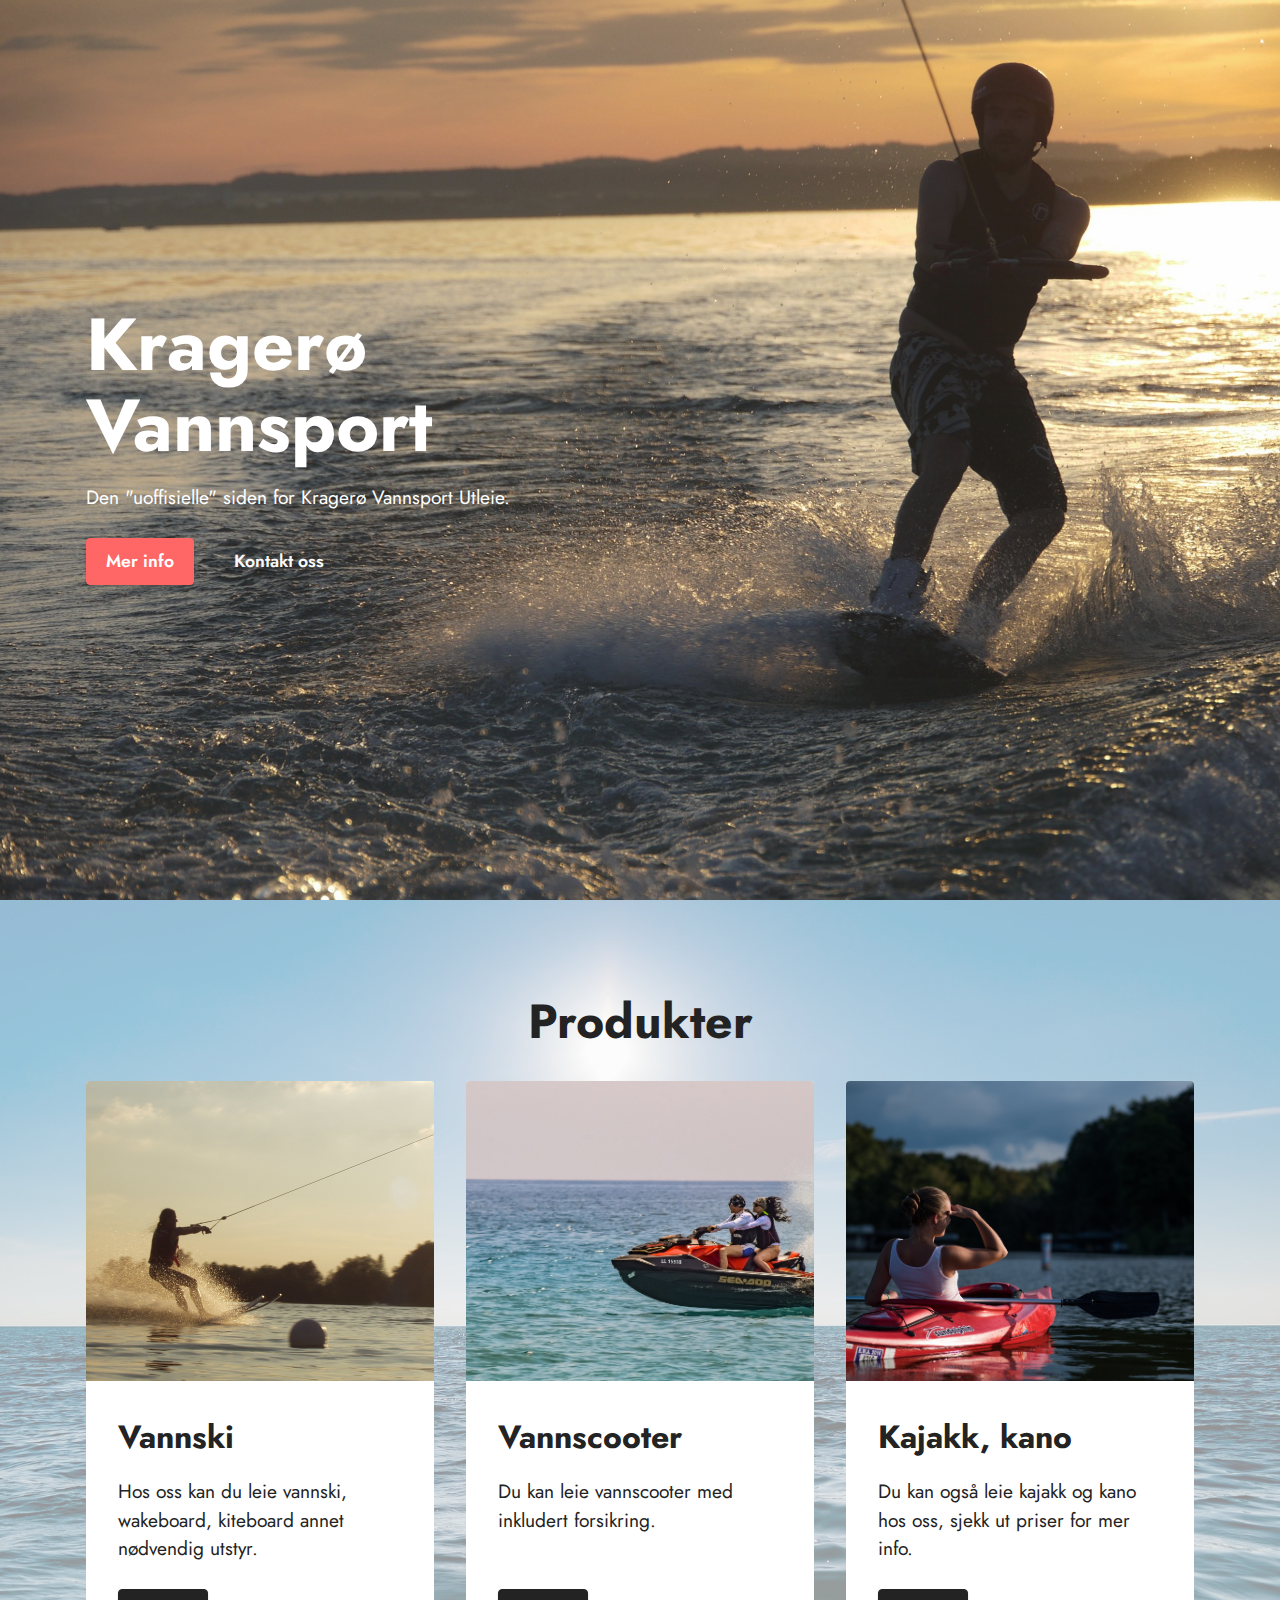
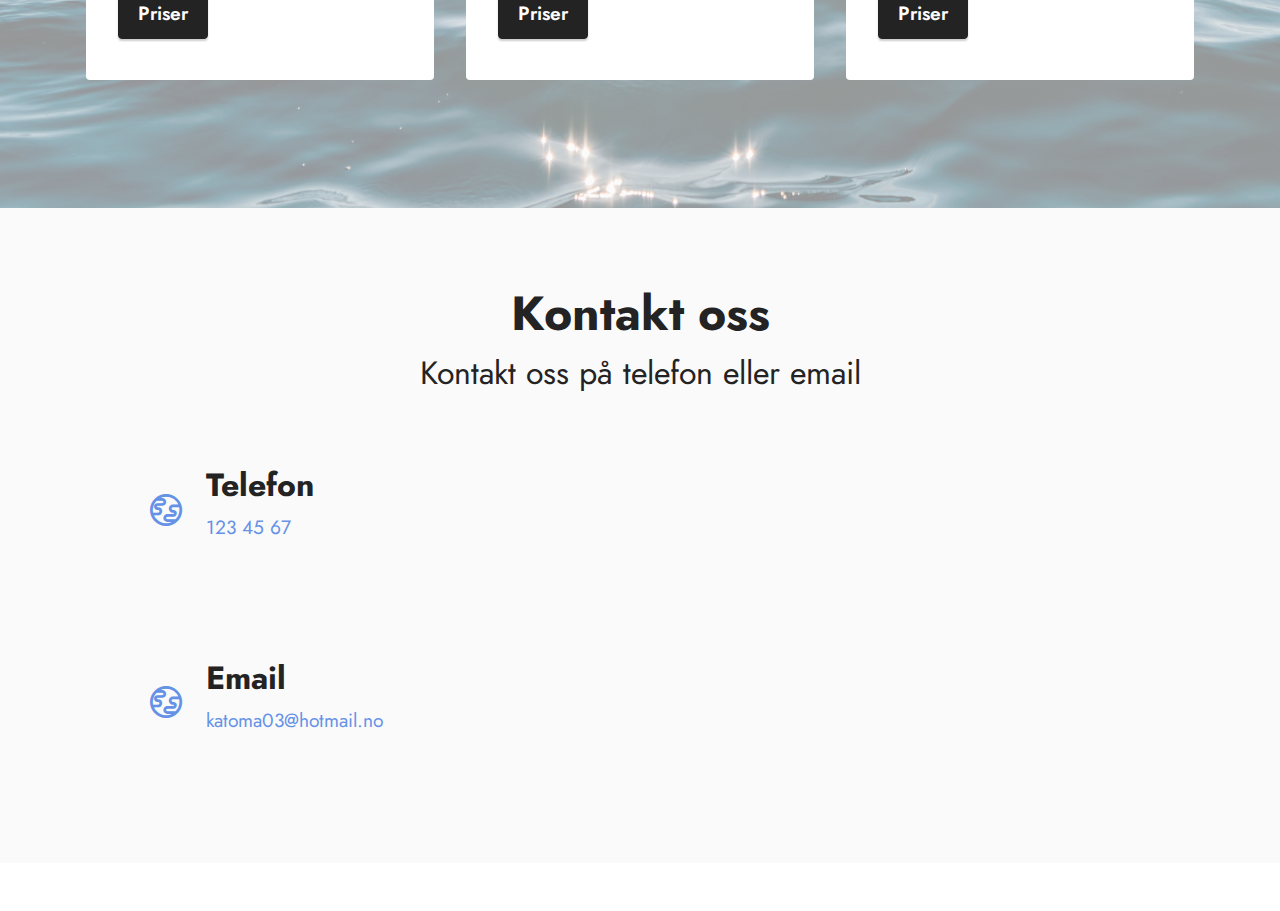
<file: index.html>
<!DOCTYPE html>
<html  >
<head>
  <!-- Site made with Mobirise Website Builder v5.2.0, https://mobirise.com -->
  <meta charset="UTF-8">
  <meta http-equiv="X-UA-Compatible" content="IE=edge">
  <meta name="generator" content="Mobirise v5.2.0, mobirise.com">
  <meta name="viewport" content="width=device-width, initial-scale=1, minimum-scale=1">
  <link rel="shortcut icon" href="assets/images/logo5.png" type="image/x-icon">
  <meta name="description" content="">
  
  
  <title>Home</title>
  <link rel="stylesheet" href="assets/web/assets/mobirise-icons2/mobirise2.css">
  <link rel="stylesheet" href="assets/tether/tether.min.css">
  <link rel="stylesheet" href="assets/bootstrap/css/bootstrap.min.css">
  <link rel="stylesheet" href="assets/bootstrap/css/bootstrap-grid.min.css">
  <link rel="stylesheet" href="assets/bootstrap/css/bootstrap-reboot.min.css">
  <link rel="stylesheet" href="assets/theme/css/style.css">
  <link rel="preload" as="style" href="assets/mobirise/css/mbr-additional.css"><link rel="stylesheet" href="assets/mobirise/css/mbr-additional.css" type="text/css">
  
  
  
  
</head>
<body>
  
  <section class="header1 cid-syrVZpHyu3 mbr-fullscreen" id="header1-0">

    

    <div class="mbr-overlay" style="opacity: 0.1; background-color: rgb(250, 250, 250);"></div>

    <div class="container">
        <div class="row">
            <div class="col-12 col-lg-5">
                <h1 class="mbr-section-title mbr-fonts-style mb-3 display-1"><strong>Kragerø Vannsport</strong></h1>
                
                <p class="mbr-text mbr-fonts-style display-7">Den "uoffisielle" siden for Kragerø Vannsport Utleie.</p>
                <div class="mbr-section-btn mt-3"><a class="btn btn-secondary display-4" href="page1.html">Mer info</a> <a class="btn btn-white-outline display-4" href="page1.html#bottom">Kontakt oss</a></div>
            </div>
        </div>
    </div>
</section>

<section class="features4 cid-syrW3tLGTi" id="features4-2">
    
    <div class="mbr-overlay"></div>
    <div class="container">
        <div class="mbr-section-head">
            <h4 class="mbr-section-title mbr-fonts-style align-center mb-0 display-2">
                <strong>Produkter</strong></h4>
            
        </div>
        <div class="row mt-4">
            <div class="item features-image сol-12 col-md-6 col-lg-4">
                <div class="item-wrapper">
                    <div class="item-img">
                        <img src="assets/images/mbr-2.jpg" alt="" title="">
                    </div>
                    <div class="item-content">
                        <h5 class="item-title mbr-fonts-style display-5"><strong>Vannski</strong></h5>
                        <h6 class="item-subtitle mbr-fonts-style mt-1 display-7"></h6>
                        <p class="mbr-text mbr-fonts-style mt-3 display-7">Hos oss kan du leie vannski, wakeboard, kiteboard annet nødvendig utstyr.</p>
                    </div>
                    <div class="mbr-section-btn item-footer mt-2"><a href="http://kragerovannsport.tk/" class="btn item-btn btn-black display-7" target="_blank">Priser</a></div>
                </div>
            </div>
            <div class="item features-image сol-12 col-md-6 col-lg-4">
                <div class="item-wrapper">
                    <div class="item-img">
                        <img src="assets/images/mbr-3.jpg" alt="" title="">
                    </div>
                    <div class="item-content">
                        <h5 class="item-title mbr-fonts-style display-5"><strong>Vannscooter</strong></h5>
                        <h6 class="item-subtitle mbr-fonts-style mt-1 display-7"></h6>
                        <p class="mbr-text mbr-fonts-style mt-3 display-7">Du kan leie vannscooter med inkludert forsikring.&nbsp;</p>
                    </div>
                    <div class="mbr-section-btn item-footer mt-2"><a href="http://kragerovannsport.tk/" class="btn item-btn btn-black display-7" target="_blank">Priser</a></div>
                </div>
            </div>
            <div class="item features-image сol-12 col-md-6 col-lg-4">
                <div class="item-wrapper">
                    <div class="item-img">
                        <img src="assets/images/mbr-4.jpg" alt="" title="">
                    </div>
                    <div class="item-content">
                        <h5 class="item-title mbr-fonts-style display-5"><strong>Kajakk, kano</strong></h5>
                        <h6 class="item-subtitle mbr-fonts-style mt-1 display-7"></h6>
                        <p class="mbr-text mbr-fonts-style mt-3 display-7">Du kan også leie kajakk og kano hos oss, sjekk ut priser for mer info.<br></p>
                    </div>
                    <div class="mbr-section-btn item-footer mt-2"><a href="" class="btn item-btn btn-black display-7" target="_blank">Priser</a></div>
                </div>
            </div>
            
        </div>
    </div>
</section>

<section class="contacts3 map1 cid-syrWMmeNlD" id="contacts3-7">

    
    
    <div class="container">
        <div class="mbr-section-head">
            <h3 class="mbr-section-title mbr-fonts-style align-center mb-0 display-2">
                <strong>Kontakt oss</strong></h3>
            <h4 class="mbr-section-subtitle mbr-fonts-style align-center mb-0 mt-2 display-5">Kontakt oss på telefon eller email</h4>
        </div>
        <div class="row justify-content-center mt-4">
            <div class="card col-12 col-md-6">
                <div class="card-wrapper">
                    <div class="image-wrapper">
                        <span class="mbr-iconfont mobi-mbri-globe mobi-mbri"></span>
                    </div>
                    <div class="text-wrapper">
                        <h6 class="card-title mbr-fonts-style mb-1 display-5"><strong>Telefon</strong></h6>
                        <p class="mbr-text mbr-fonts-style display-7"><a href="tel:+12345678910" class="text-primary">123 45 67</a>
                        </p>
                    </div>
                </div>
                <div class="card-wrapper">
                    <div class="image-wrapper">
                        <span class="mbr-iconfont mobi-mbri-globe mobi-mbri"></span>
                    </div>
                    <div class="text-wrapper">
                        <h6 class="card-title mbr-fonts-style mb-1 display-5">
                            <strong>Email</strong>
                        </h6>
                        <p class="mbr-text mbr-fonts-style display-7">
                            <a href="mailto:katoma03@hotmail.no" class="text-primary">katoma03@hotmail.no&nbsp;</a> &nbsp; &nbsp; &nbsp; &nbsp; &nbsp; &nbsp; &nbsp; &nbsp; &nbsp; &nbsp; &nbsp;&nbsp;</p>
                    </div>
                </div>
            </div>
            <div class="map-wrapper col-12 col-md-6">
                <div class="google-map"><iframe frameborder="0" style="border:0" src="https://www.google.com/maps/embed/v1/place?key=AIzaSyDk89J4FSunMF33ruMVWJaJht_Ro0kvoXs&amp;q=Kragerø" allowfullscreen=""></iframe></div>
            </div>
        </div>
    </div>
</section><section style="background-color: #fff; font-family: -apple-system, BlinkMacSystemFont, 'Segoe UI', 'Roboto', 'Helvetica Neue', Arial, sans-serif; color:#aaa; font-size:12px; padding: 0; align-items: center; display: flex;"><a href="https://mobirise.site/j" style="flex: 1 1; height: 3rem; padding-left: 1rem;"></a><p style="flex: 0 0 auto; margin:0; padding-right:1rem;"><a href="https://mobirise.site/f" style="color:#aaa;"></a></p></section><script src="assets/web/assets/jquery/jquery.min.js"></script>  <script src="assets/popper/popper.min.js"></script>  <script src="assets/tether/tether.min.js"></script>  <script src="assets/bootstrap/js/bootstrap.min.js"></script>  <script src="assets/smoothscroll/smooth-scroll.js"></script>  <script src="assets/theme/js/script.js"></script>  
  
  
</body>
</html>
</file>
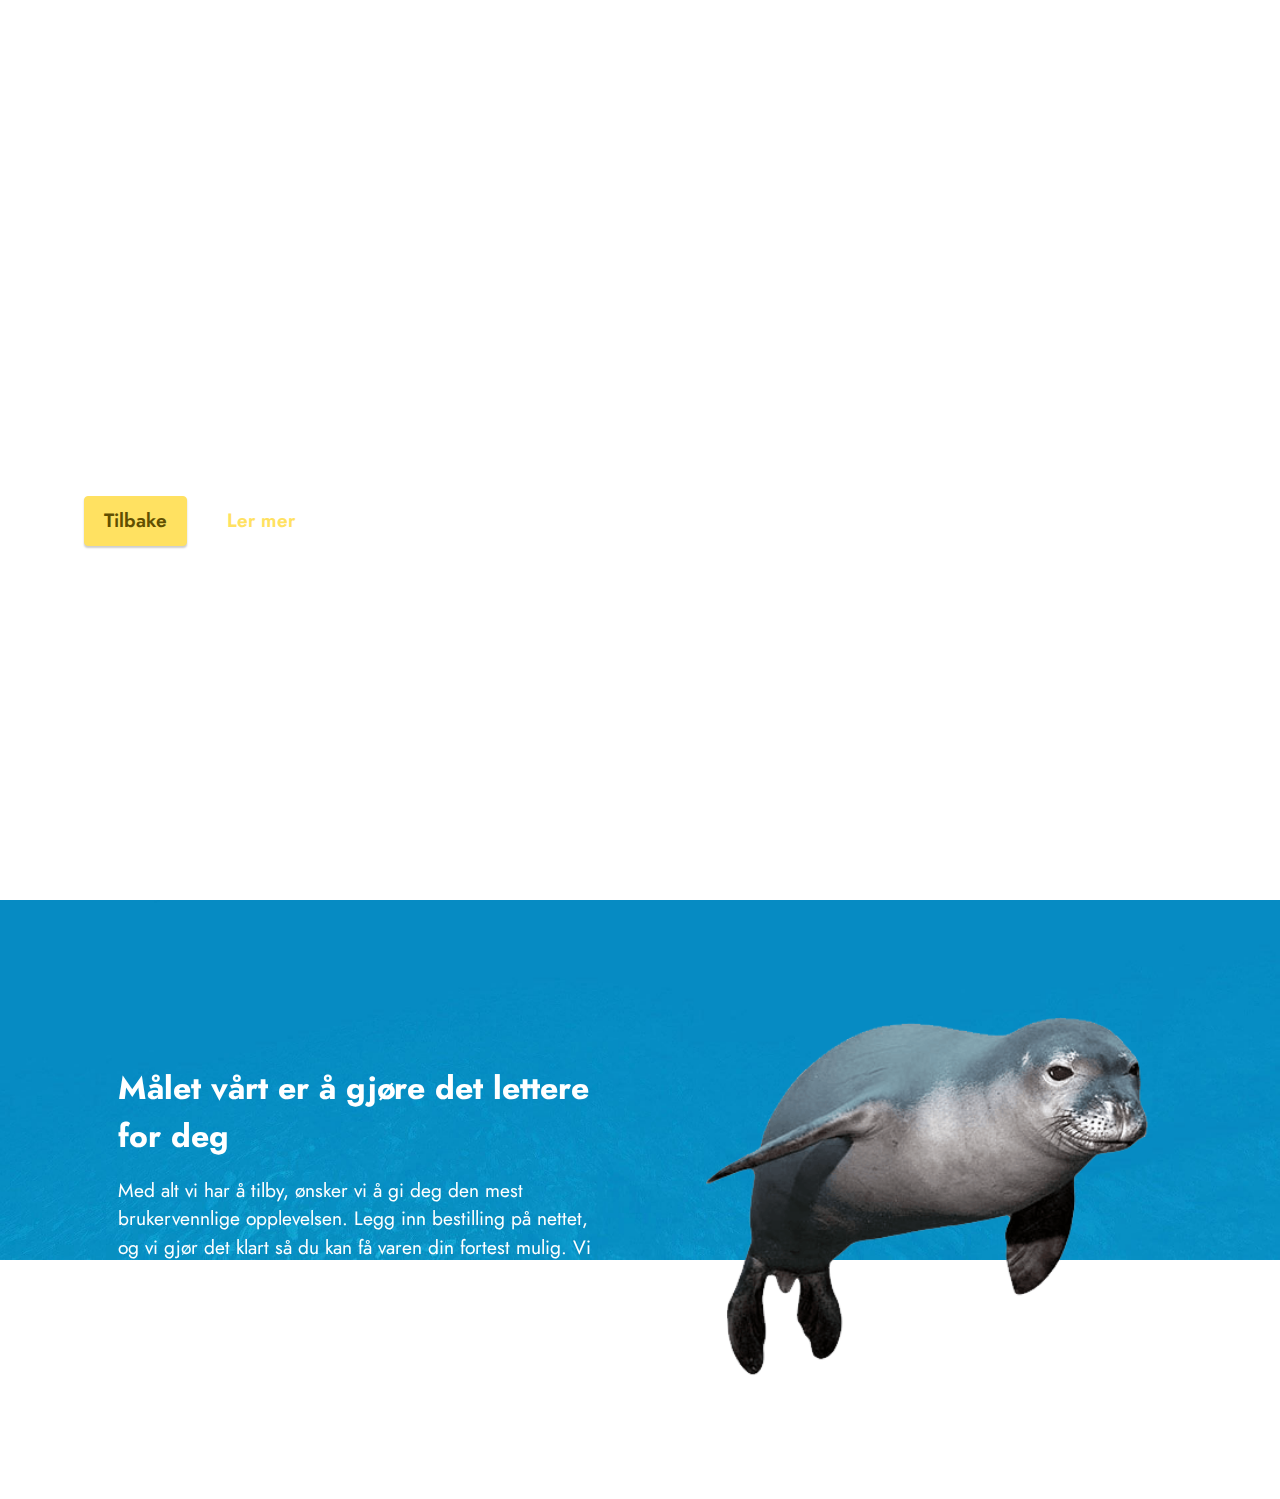
<file: page1.html>
<!DOCTYPE html>
<html  >
<head>
  <!-- Site made with Mobirise Website Builder v5.2.0, https://mobirise.com -->
  <meta charset="UTF-8">
  <meta http-equiv="X-UA-Compatible" content="IE=edge">
  <meta name="generator" content="Mobirise v5.2.0, mobirise.com">
  <meta name="viewport" content="width=device-width, initial-scale=1, minimum-scale=1">
  <link rel="shortcut icon" href="assets/images/logo5.png" type="image/x-icon">
  <meta name="description" content="">
  
  
  <title>Info</title>
  <link rel="stylesheet" href="assets/tether/tether.min.css">
  <link rel="stylesheet" href="assets/bootstrap/css/bootstrap.min.css">
  <link rel="stylesheet" href="assets/bootstrap/css/bootstrap-grid.min.css">
  <link rel="stylesheet" href="assets/bootstrap/css/bootstrap-reboot.min.css">
  <link rel="stylesheet" href="assets/theme/css/style.css">
  <link rel="preload" as="style" href="assets/mobirise/css/mbr-additional.css"><link rel="stylesheet" href="assets/mobirise/css/mbr-additional.css" type="text/css">
  
  
  
  
</head>
<body>
  
  <section class="header5 cid-sysmjlhX3t mbr-fullscreen" data-bg-video="https://www.youtube.com/watch?v=8wdcjYPokKs" id="header5-a">

    

    

    <div class="container-fluid">
        <div class="row justify-content-center">
            <div class="col-12 col-lg-11">
                <h1 class="mbr-section-title mbr-fonts-style mbr-white mb-3 display-1"><strong>Her holder vi til</strong></h1>
                
                <p class="mbr-text mbr-fonts-style mbr-white display-7">
                    Kragerø er et vakkert sted, med en utrolig skjærgård.</p>
                <div class="mbr-section-btn mt-3"><a class="btn btn-warning display-7" href="index.html">Tilbake</a>
                    <a class="btn btn-warning-outline display-7" href="#bottom">Ler mer</a></div>
            </div>
        </div>
    </div>
</section>

<section class="image2 cid-sysnsSxHJ6 mbr-parallax-background" id="image2-b">
    

    <div class="mbr-overlay" style="opacity: 0; background-color: rgb(0, 0, 0);">
    </div>

    <div class="container">
        <div class="row align-items-center">
            <div class="col-12 col-lg-6">
                <div class="image-wrapper">
                    <img src="assets/images/harbor-seal-png1-462x336.png" alt="Mobirise">
                    <p class="mbr-description mbr-fonts-style mt-2 align-center display-4"></p>
                </div>
            </div>
            <div class="col-12 col-lg">
                <div class="text-wrapper">
                    <h3 class="mbr-section-title mbr-fonts-style mb-3 display-5"><strong>Målet vårt er å gjøre det lettere for deg<br></strong></h3>
                    <p class="mbr-text mbr-fonts-style display-7">Med alt vi har å tilby, ønsker vi å gi deg den mest brukervennlige opplevelsen. Legg inn bestilling på nettet, og vi gjør det klart så du kan få varen din fortest mulig. Vi ønsker at du skal bruke minst tid på det kjedelige og mest tid på det du kom for!&nbsp;</p>
                </div>
            </div>
        </div>
    </div>
</section><section style="background-color: #fff; font-family: -apple-system, BlinkMacSystemFont, 'Segoe UI', 'Roboto', 'Helvetica Neue', Arial, sans-serif; color:#aaa; font-size:12px; padding: 0; align-items: center; display: flex;"><p style="flex: 0 0 auto; margin:0; padding-right:1rem;"><a href="https://mobirise.site/t" style="color:#aaa;"></a></p></section><script src="assets/web/assets/jquery/jquery.min.js"></script>  <script src="assets/popper/popper.min.js"></script>  <script src="assets/tether/tether.min.js"></script>  <script src="assets/bootstrap/js/bootstrap.min.js"></script>  <script src="assets/smoothscroll/smooth-scroll.js"></script>  <script src="assets/ytplayer/jquery.mb.ytplayer.min.js"></script>  <script src="assets/vimeoplayer/jquery.mb.vimeo_player.js"></script>  <script src="assets/parallax/jarallax.min.js"></script>  <script src="assets/theme/js/script.js"></script>  
  
  
</body>
</html>
</file>
<file: assets/web/assets/mobirise-icons2/mobirise2.css>
@font-face {
  font-family: 'Moririse2';
  font-display: swap;
  src:  url('mobirise2.eot?f2bix4');
  src:  url('mobirise2.eot?f2bix4#iefix') format('embedded-opentype'),
    url('mobirise2.ttf?f2bix4') format('truetype'),
    url('mobirise2.woff?f2bix4') format('woff'),
    url('mobirise2.svg?f2bix4#mobirise2') format('svg');
  font-weight: normal;
  font-style: normal;
}

[class^="mobi-"], [class*=" mobi-"] {
  /* use !important to prevent issues with browser extensions that change fonts */
  font-family: 'Moririse2' !important;
  speak: none;
  font-style: normal;
  font-weight: normal;
  font-variant: normal;
  text-transform: none;
  line-height: 1;

  /* Better Font Rendering =========== */
  -webkit-font-smoothing: antialiased;
  -moz-osx-font-smoothing: grayscale;
}

.mobi-mbri-add-submenu:before {
  content: "\e900";
}
.mobi-mbri-alert:before {
  content: "\e901";
}
.mobi-mbri-align-center:before {
  content: "\e902";
}
.mobi-mbri-align-justify:before {
  content: "\e903";
}
.mobi-mbri-align-left:before {
  content: "\e904";
}
.mobi-mbri-align-right:before {
  content: "\e905";
}
.mobi-mbri-android:before {
  content: "\e906";
}
.mobi-mbri-apple:before {
  content: "\e907";
}
.mobi-mbri-arrow-down:before {
  content: "\e908";
}
.mobi-mbri-arrow-next:before {
  content: "\e909";
}
.mobi-mbri-arrow-prev:before {
  content: "\e90a";
}
.mobi-mbri-arrow-up:before {
  content: "\e90b";
}
.mobi-mbri-bold:before {
  content: "\e90c";
}
.mobi-mbri-bookmark:before {
  content: "\e90d";
}
.mobi-mbri-bootstrap:before {
  content: "\e90e";
}
.mobi-mbri-briefcase:before {
  content: "\e90f";
}
.mobi-mbri-browse:before {
  content: "\e910";
}
.mobi-mbri-bulleted-list:before {
  content: "\e911";
}
.mobi-mbri-calendar:before {
  content: "\e912";
}
.mobi-mbri-camera:before {
  content: "\e913";
}
.mobi-mbri-cart-add:before {
  content: "\e914";
}
.mobi-mbri-cart-full:before {
  content: "\e915";
}
.mobi-mbri-cash:before {
  content: "\e916";
}
.mobi-mbri-change-style:before {
  content: "\e917";
}
.mobi-mbri-chat:before {
  content: "\e918";
}
.mobi-mbri-clock:before {
  content: "\e919";
}
.mobi-mbri-close:before {
  content: "\e91a";
}
.mobi-mbri-cloud:before {
  content: "\e91b";
}
.mobi-mbri-code:before {
  content: "\e91c";
}
.mobi-mbri-contact-form:before {
  content: "\e91d";
}
.mobi-mbri-credit-card:before {
  content: "\e91e";
}
.mobi-mbri-cursor-click:before {
  content: "\e91f";
}
.mobi-mbri-cust-feedback:before {
  content: "\e920";
}
.mobi-mbri-database:before {
  content: "\e921";
}
.mobi-mbri-delivery:before {
  content: "\e922";
}
.mobi-mbri-desktop:before {
  content: "\e923";
}
.mobi-mbri-devices:before {
  content: "\e924";
}
.mobi-mbri-down:before {
  content: "\e925";
}
.mobi-mbri-download-2:before {
  content: "\e926";
}
.mobi-mbri-download:before {
  content: "\e927";
}
.mobi-mbri-drag-n-drop-2:before {
  content: "\e928";
}
.mobi-mbri-drag-n-drop:before {
  content: "\e929";
}
.mobi-mbri-edit-2:before {
  content: "\e92a";
}
.mobi-mbri-edit:before {
  content: "\e92b";
}
.mobi-mbri-error:before {
  content: "\e92c";
}
.mobi-mbri-extension:before {
  content: "\e92d";
}
.mobi-mbri-features:before {
  content: "\e92e";
}
.mobi-mbri-file:before {
  content: "\e92f";
}
.mobi-mbri-flag:before {
  content: "\e930";
}
.mobi-mbri-folder:before {
  content: "\e931";
}
.mobi-mbri-gift:before {
  content: "\e932";
}
.mobi-mbri-github:before {
  content: "\e933";
}
.mobi-mbri-globe-2:before {
  content: "\e934";
}
.mobi-mbri-globe:before {
  content: "\e935";
}
.mobi-mbri-growing-chart:before {
  content: "\e936";
}
.mobi-mbri-hearth:before {
  content: "\e937";
}
.mobi-mbri-help:before {
  content: "\e938";
}
.mobi-mbri-home:before {
  content: "\e939";
}
.mobi-mbri-hot-cup:before {
  content: "\e93a";
}
.mobi-mbri-idea:before {
  content: "\e93b";
}
.mobi-mbri-image-gallery:before {
  content: "\e93c";
}
.mobi-mbri-image-slider:before {
  content: "\e93d";
}
.mobi-mbri-info:before {
  content: "\e93e";
}
.mobi-mbri-italic:before {
  content: "\e93f";
}
.mobi-mbri-key:before {
  content: "\e940";
}
.mobi-mbri-laptop:before {
  content: "\e941";
}
.mobi-mbri-layers:before {
  content: "\e942";
}
.mobi-mbri-left-right:before {
  content: "\e943";
}
.mobi-mbri-left:before {
  content: "\e944";
}
.mobi-mbri-letter:before {
  content: "\e945";
}
.mobi-mbri-like:before {
  content: "\e946";
}
.mobi-mbri-link:before {
  content: "\e947";
}
.mobi-mbri-lock:before {
  content: "\e948";
}
.mobi-mbri-login:before {
  content: "\e949";
}
.mobi-mbri-logout:before {
  content: "\e94a";
}
.mobi-mbri-magic-stick:before {
  content: "\e94b";
}
.mobi-mbri-map-pin:before {
  content: "\e94c";
}
.mobi-mbri-menu:before {
  content: "\e94d";
}
.mobi-mbri-mobile-2:before {
  content: "\e94e";
}
.mobi-mbri-mobile-horizontal:before {
  content: "\e94f";
}
.mobi-mbri-mobile:before {
  content: "\e950";
}
.mobi-mbri-mobirise:before {
  content: "\e951";
}
.mobi-mbri-more-horizontal:before {
  content: "\e952";
}
.mobi-mbri-more-vertical:before {
  content: "\e953";
}
.mobi-mbri-music:before {
  content: "\e954";
}
.mobi-mbri-new-file:before {
  content: "\e955";
}
.mobi-mbri-numbered-list:before {
  content: "\e956";
}
.mobi-mbri-opened-folder:before {
  content: "\e957";
}
.mobi-mbri-pages:before {
  content: "\e958";
}
.mobi-mbri-paper-plane:before {
  content: "\e959";
}
.mobi-mbri-paperclip:before {
  content: "\e95a";
}
.mobi-mbri-phone:before {
  content: "\e95b";
}
.mobi-mbri-photo:before {
  content: "\e95c";
}
.mobi-mbri-photos:before {
  content: "\e95d";
}
.mobi-mbri-pin:before {
  content: "\e95e";
}
.mobi-mbri-play:before {
  content: "\e95f";
}
.mobi-mbri-plus:before {
  content: "\e960";
}
.mobi-mbri-preview:before {
  content: "\e961";
}
.mobi-mbri-print:before {
  content: "\e962";
}
.mobi-mbri-protect:before {
  content: "\e963";
}
.mobi-mbri-question:before {
  content: "\e964";
}
.mobi-mbri-quote-left:before {
  content: "\e965";
}
.mobi-mbri-quote-right:before {
  content: "\e966";
}
.mobi-mbri-redo:before {
  content: "\e967";
}
.mobi-mbri-refresh:before {
  content: "\e968";
}
.mobi-mbri-responsive-2:before {
  content: "\e969";
}
.mobi-mbri-responsive:before {
  content: "\e96a";
}
.mobi-mbri-right:before {
  content: "\e96b";
}
.mobi-mbri-rocket:before {
  content: "\e96c";
}
.mobi-mbri-sad-face:before {
  content: "\e96d";
}
.mobi-mbri-sale:before {
  content: "\e96e";
}
.mobi-mbri-save:before {
  content: "\e96f";
}
.mobi-mbri-search:before {
  content: "\e970";
}
.mobi-mbri-setting-2:before {
  content: "\e971";
}
.mobi-mbri-setting-3:before {
  content: "\e972";
}
.mobi-mbri-setting:before {
  content: "\e973";
}
.mobi-mbri-share:before {
  content: "\e974";
}
.mobi-mbri-shopping-bag:before {
  content: "\e975";
}
.mobi-mbri-shopping-basket:before {
  content: "\e976";
}
.mobi-mbri-shopping-cart:before {
  content: "\e977";
}
.mobi-mbri-sites:before {
  content: "\e978";
}
.mobi-mbri-smile-face:before {
  content: "\e979";
}
.mobi-mbri-speed:before {
  content: "\e97a";
}
.mobi-mbri-star:before {
  content: "\e97b";
}
.mobi-mbri-success:before {
  content: "\e97c";
}
.mobi-mbri-sun:before {
  content: "\e97d";
}
.mobi-mbri-sun2:before {
  content: "\e97e";
}
.mobi-mbri-tablet-vertical:before {
  content: "\e97f";
}
.mobi-mbri-tablet:before {
  content: "\e980";
}
.mobi-mbri-target:before {
  content: "\e981";
}
.mobi-mbri-timer:before {
  content: "\e982";
}
.mobi-mbri-to-ftp:before {
  content: "\e983";
}
.mobi-mbri-to-local-drive:before {
  content: "\e984";
}
.mobi-mbri-touch-swipe:before {
  content: "\e985";
}
.mobi-mbri-touch:before {
  content: "\e986";
}
.mobi-mbri-trash:before {
  content: "\e987";
}
.mobi-mbri-underline:before {
  content: "\e988";
}
.mobi-mbri-undo:before {
  content: "\e989";
}
.mobi-mbri-unlink:before {
  content: "\e98a";
}
.mobi-mbri-unlock:before {
  content: "\e98b";
}
.mobi-mbri-up-down:before {
  content: "\e98c";
}
.mobi-mbri-up:before {
  content: "\e98d";
}
.mobi-mbri-update:before {
  content: "\e98e";
}
.mobi-mbri-upload-2:before {
  content: "\e98f";
}
.mobi-mbri-upload:before {
  content: "\e990";
}
.mobi-mbri-user-2:before {
  content: "\e991";
}
.mobi-mbri-user:before {
  content: "\e992";
}
.mobi-mbri-users:before {
  content: "\e993";
}
.mobi-mbri-video-play:before {
  content: "\e994";
}
.mobi-mbri-video:before {
  content: "\e995";
}
.mobi-mbri-watch:before {
  content: "\e996";
}
.mobi-mbri-website-theme-2:before {
  content: "\e997";
}
.mobi-mbri-website-theme:before {
  content: "\e998";
}
.mobi-mbri-wifi:before {
  content: "\e999";
}
.mobi-mbri-windows:before {
  content: "\e99a";
}
.mobi-mbri-zoom-in:before {
  content: "\e99b";
}
.mobi-mbri-zoom-out:before {
  content: "\e99c";
}
</file>
<file: assets/theme/css/style.css>
section {
  background-color: #ffffff;
}

body {
  font-style: normal;
  line-height: 1.5;
  font-weight: 400;
  color: #232323;
  position: relative;
}

section,
.container,
.container-fluid {
  position: relative;
  word-wrap: break-word;
}

a.mbr-iconfont:hover {
  text-decoration: none;
}

.article .lead p,
.article .lead ul,
.article .lead ol,
.article .lead pre,
.article .lead blockquote {
  margin-bottom: 0;
}

a {
  font-style: normal;
  font-weight: 400;
  cursor: pointer;
}

a, a:hover {
  text-decoration: none;
}

.mbr-section-title {
  font-style: normal;
  line-height: 1.3;
}

.mbr-section-subtitle {
  line-height: 1.3;
}

.mbr-text {
  font-style: normal;
  line-height: 1.7;
}

h1,
h2,
h3,
h4,
h5,
h6,
.display-1,
.display-2,
.display-4,
.display-5,
.display-7,
span,
p,
a {
  line-height: 1;
  word-break: break-word;
  word-wrap: break-word;
  font-weight: 400;
}

b,
strong {
  font-weight: bold;
}

input:-webkit-autofill, input:-webkit-autofill:hover, input:-webkit-autofill:focus, input:-webkit-autofill:active {
  -webkit-transition-delay: 9999s;
          transition-delay: 9999s;
  -webkit-transition-property: background-color, color;
  transition-property: background-color, color;
}

textarea[type="hidden"] {
  display: none;
}

section {
  background-position: 50% 50%;
  background-repeat: no-repeat;
  background-size: cover;
}

section .mbr-background-video,
section .mbr-background-video-preview {
  position: absolute;
  bottom: 0;
  left: 0;
  right: 0;
  top: 0;
}

.hidden {
  visibility: hidden;
}

.mbr-z-index20 {
  z-index: 20;
}

/*! Base colors */
.mbr-white {
  color: #ffffff;
}

.mbr-black {
  color: #111111;
}

.mbr-bg-white {
  background-color: #ffffff;
}

.mbr-bg-black {
  background-color: #000000;
}

/*! Text-aligns */
.align-left {
  text-align: left;
}

.align-center {
  text-align: center;
}

.align-right {
  text-align: right;
}

/*! Font-weight  */
.mbr-light {
  font-weight: 300;
}

.mbr-regular {
  font-weight: 400;
}

.mbr-semibold {
  font-weight: 500;
}

.mbr-bold {
  font-weight: 700;
}

/*! Media  */
.media-content {
  -ms-flex-preferred-size: 100%;
      flex-basis: 100%;
}

.media-container-row {
  display: -webkit-box;
  display: -ms-flexbox;
  display: flex;
  -webkit-box-orient: horizontal;
  -webkit-box-direction: normal;
      -ms-flex-direction: row;
          flex-direction: row;
  -ms-flex-wrap: wrap;
      flex-wrap: wrap;
  -webkit-box-pack: center;
      -ms-flex-pack: center;
          justify-content: center;
  -ms-flex-line-pack: center;
      align-content: center;
  -webkit-box-align: start;
      -ms-flex-align: start;
          align-items: start;
}

.media-container-row .media-size-item {
  width: 400px;
}

.media-container-column {
  display: -webkit-box;
  display: -ms-flexbox;
  display: flex;
  -webkit-box-orient: vertical;
  -webkit-box-direction: normal;
      -ms-flex-direction: column;
          flex-direction: column;
  -ms-flex-wrap: wrap;
      flex-wrap: wrap;
  -webkit-box-pack: center;
      -ms-flex-pack: center;
          justify-content: center;
  -ms-flex-line-pack: center;
      align-content: center;
  -webkit-box-align: stretch;
      -ms-flex-align: stretch;
          align-items: stretch;
}

.media-container-column > * {
  width: 100%;
}

@media (min-width: 992px) {
  .media-container-row {
    -ms-flex-wrap: nowrap;
        flex-wrap: nowrap;
  }
}

figure {
  margin-bottom: 0;
  overflow: hidden;
}

figure[mbr-media-size] {
  -webkit-transition: width 0.1s;
  transition: width 0.1s;
}

img,
iframe {
  display: block;
  width: 100%;
}

.card {
  background-color: transparent;
  border: none;
}

.card-box {
  width: 100%;
}

.card-img {
  text-align: center;
  -ms-flex-negative: 0;
      flex-shrink: 0;
  -webkit-flex-shrink: 0;
}

.media {
  max-width: 100%;
  margin: 0 auto;
}

.mbr-figure {
  -ms-flex-item-align: center;
      -ms-grid-row-align: center;
      align-self: center;
}

.media-container > div {
  max-width: 100%;
}

.mbr-figure img,
.card-img img {
  width: 100%;
}

@media (max-width: 991px) {
  .media-size-item {
    width: auto !important;
  }
  .media {
    width: auto;
  }
  .mbr-figure {
    width: 100% !important;
  }
}

/*! Buttons */
.mbr-section-btn {
  margin-left: -0.6rem;
  margin-right: -0.6rem;
  font-size: 0;
}

.btn {
  font-weight: 600;
  border-width: 1px;
  font-style: normal;
  margin: 0.6rem 0.6rem;
  white-space: normal;
  -webkit-transition: all 0.2s ease-in-out;
  transition: all 0.2s ease-in-out;
  display: -webkit-inline-box;
  display: -ms-inline-flexbox;
  display: inline-flex;
  -webkit-box-align: center;
      -ms-flex-align: center;
          align-items: center;
  -webkit-box-pack: center;
      -ms-flex-pack: center;
          justify-content: center;
  word-break: break-word;
}

.btn-sm {
  font-weight: 600;
  letter-spacing: 0px;
  -webkit-transition: all 0.3s ease-in-out;
  transition: all 0.3s ease-in-out;
}

.btn-md {
  font-weight: 600;
  letter-spacing: 0px;
  -webkit-transition: all 0.3s ease-in-out;
  transition: all 0.3s ease-in-out;
}

.btn-lg {
  font-weight: 600;
  letter-spacing: 0px;
  -webkit-transition: all 0.3s ease-in-out;
  transition: all 0.3s ease-in-out;
}

.btn-form {
  margin: 0;
}

.btn-form:hover {
  cursor: pointer;
}

nav .mbr-section-btn {
  margin-left: 0rem;
  margin-right: 0rem;
}

/*! Btn icon margin */
.btn .mbr-iconfont,
.btn.btn-sm .mbr-iconfont {
  -webkit-box-ordinal-group: 2;
      -ms-flex-order: 1;
          order: 1;
  cursor: pointer;
  margin-left: 0.5rem;
  vertical-align: sub;
}

.btn.btn-md .mbr-iconfont,
.btn.btn-md .mbr-iconfont {
  margin-left: 0.8rem;
}

.mbr-regular {
  font-weight: 400;
}

.mbr-semibold {
  font-weight: 500;
}

.mbr-bold {
  font-weight: 700;
}

[type="submit"] {
  -webkit-appearance: none;
}

/*! Full-screen */
.mbr-fullscreen .mbr-overlay {
  min-height: 100vh;
}

.mbr-fullscreen {
  display: -webkit-box;
  display: -ms-flexbox;
  display: flex;
  display: -moz-flex;
  display: -ms-flex;
  display: -o-flex;
  -webkit-box-align: center;
      -ms-flex-align: center;
          align-items: center;
  min-height: 100vh;
  padding-top: 3rem;
  padding-bottom: 3rem;
}

/*! Map */
.map {
  height: 25rem;
  position: relative;
}

.map iframe {
  width: 100%;
  height: 100%;
}

/*! Scroll to top arrow */
.mbr-arrow-up {
  bottom: 25px;
  right: 90px;
  position: fixed;
  text-align: right;
  z-index: 5000;
  color: #ffffff;
  font-size: 22px;
}

.mbr-arrow-up a {
  background: rgba(0, 0, 0, 0.2);
  border-radius: 50%;
  color: #fff;
  display: inline-block;
  height: 60px;
  width: 60px;
  border: 2px solid #fff;
  outline-style: none !important;
  position: relative;
  text-decoration: none;
  -webkit-transition: all 0.3s ease-in-out;
  transition: all 0.3s ease-in-out;
  cursor: pointer;
  text-align: center;
}

.mbr-arrow-up a:hover {
  background-color: rgba(0, 0, 0, 0.4);
}

.mbr-arrow-up a i {
  line-height: 60px;
}

.mbr-arrow-up-icon {
  display: block;
  color: #fff;
}

.mbr-arrow-up-icon::before {
  content: "\203a";
  display: inline-block;
  font-family: serif;
  font-size: 22px;
  line-height: 1;
  font-style: normal;
  position: relative;
  top: 6px;
  left: -4px;
  -webkit-transform: rotate(-90deg);
          transform: rotate(-90deg);
}

/*! Arrow Down */
.mbr-arrow {
  position: absolute;
  bottom: 45px;
  left: 50%;
  width: 60px;
  height: 60px;
  cursor: pointer;
  background-color: rgba(80, 80, 80, 0.5);
  border-radius: 50%;
  -webkit-transform: translateX(-50%);
          transform: translateX(-50%);
}

@media (max-width: 767px) {
  .mbr-arrow {
    display: none;
  }
}

.mbr-arrow > a {
  display: inline-block;
  text-decoration: none;
  outline-style: none;
  -webkit-animation: arrowdown 1.7s ease-in-out infinite;
          animation: arrowdown 1.7s ease-in-out infinite;
  color: #ffffff;
}

.mbr-arrow > a > i {
  position: absolute;
  top: -2px;
  left: 15px;
  font-size: 2rem;
}

#scrollToTop a i::before {
  content: "";
  position: absolute;
  display: block;
  border-bottom: 2.5px solid #fff;
  border-left: 2.5px solid #fff;
  width: 27.8%;
  height: 27.8%;
  left: 50%;
  top: 50%;
  -webkit-transform: rotate(135deg);
  transform: translateY(-30%) translateX(-50%) rotate(135deg);
}

@keyframes arrowdown {
  0% {
    -webkit-transform: translateY(0px);
            transform: translateY(0px);
  }
  50% {
    -webkit-transform: translateY(-5px);
            transform: translateY(-5px);
  }
  100% {
    -webkit-transform: translateY(0px);
            transform: translateY(0px);
  }
}

@-webkit-keyframes arrowdown {
  0% {
    -webkit-transform: translateY(0px);
            transform: translateY(0px);
  }
  50% {
    -webkit-transform: translateY(-5px);
            transform: translateY(-5px);
  }
  100% {
    -webkit-transform: translateY(0px);
            transform: translateY(0px);
  }
}

@media (max-width: 500px) {
  .mbr-arrow-up {
    left: 50%;
    right: auto;
  }
}

/*Gradients animation*/
@keyframes gradient-animation {
  from {
    background-position: 0% 100%;
    -webkit-animation-timing-function: ease-in-out;
            animation-timing-function: ease-in-out;
  }
  to {
    background-position: 100% 0%;
    -webkit-animation-timing-function: ease-in-out;
            animation-timing-function: ease-in-out;
  }
}

@-webkit-keyframes gradient-animation {
  from {
    background-position: 0% 100%;
    -webkit-animation-timing-function: ease-in-out;
            animation-timing-function: ease-in-out;
  }
  to {
    background-position: 100% 0%;
    -webkit-animation-timing-function: ease-in-out;
            animation-timing-function: ease-in-out;
  }
}

.bg-gradient {
  background-size: 200% 200%;
  animation: gradient-animation 5s infinite alternate;
  -webkit-animation: gradient-animation 5s infinite alternate;
}

.menu .navbar-brand {
  display: -webkit-flex;
}

.menu .navbar-brand span {
  display: -webkit-box;
  display: -ms-flexbox;
  display: flex;
  display: -webkit-flex;
}

.menu .navbar-brand .navbar-caption-wrap {
  display: -webkit-flex;
}

.menu .navbar-brand .navbar-logo img {
  display: -webkit-flex;
}

@media (min-width: 768px) and (max-width: 991px) {
  .menu .navbar-toggleable-sm .navbar-nav {
    display: -webkit-box;
    display: -ms-flexbox;
  }
}

@media (max-width: 991px) {
  .menu .navbar-collapse {
    max-height: 93.5vh;
  }
  .menu .navbar-collapse.show {
    overflow: auto;
  }
}

@media (min-width: 992px) {
  .menu .navbar-nav.nav-dropdown {
    display: -webkit-flex;
  }
  .menu .navbar-toggleable-sm .navbar-collapse {
    display: -webkit-flex !important;
  }
  .menu .collapsed .navbar-collapse {
    max-height: 93.5vh;
  }
  .menu .collapsed .navbar-collapse.show {
    overflow: auto;
  }
}

@media (max-width: 767px) {
  .menu .navbar-collapse {
    max-height: 80vh;
  }
}

.nav-link .mbr-iconfont {
  margin-right: .5rem;
}

.navbar {
  display: -webkit-flex;
  -webkit-flex-wrap: wrap;
  -webkit-align-items: center;
  -webkit-justify-content: space-between;
}

.navbar-collapse {
  -webkit-flex-basis: 100%;
  -webkit-flex-grow: 1;
  -webkit-align-items: center;
}

.nav-dropdown .link {
  padding: 0.667em 1.667em !important;
  margin: 0 !important;
}

.nav {
  display: -webkit-flex;
  -webkit-flex-wrap: wrap;
}

.row {
  display: -webkit-flex;
  -webkit-flex-wrap: wrap;
}

.justify-content-center {
  -webkit-justify-content: center;
}

.form-inline {
  display: -webkit-flex;
}

.card-wrapper {
  -webkit-flex: 1;
}

.carousel-control {
  z-index: 10;
  display: -webkit-flex;
}

.carousel-controls {
  display: -webkit-flex;
}

.media {
  display: -webkit-flex;
}

.form-group:focus {
  outline: none;
}

.jq-selectbox__select {
  padding: 7px 0;
  position: relative;
}

.jq-selectbox__dropdown {
  overflow: hidden;
  border-radius: 10px;
  position: absolute;
  top: 100%;
  left: 0 !important;
  width: 100% !important;
}

.jq-selectbox__trigger-arrow {
  right: 0;
  -webkit-transform: translateY(-50%);
          transform: translateY(-50%);
}

.jq-selectbox li {
  padding: 1.07em 0.5em;
}

input[type="range"] {
  padding-left: 0 !important;
  padding-right: 0 !important;
}

.modal-dialog,
.modal-content {
  height: 100%;
}

.modal-dialog .carousel-inner {
  height: calc(100vh - 1.75rem);
}

@media (max-width: 575px) {
  .modal-dialog .carousel-inner {
    height: calc(100vh - 1rem);
  }
}

.carousel-item {
  text-align: center;
}

.carousel-item img {
  margin: auto;
}

.navbar-toggler {
  -webkit-align-self: flex-start;
  -ms-flex-item-align: start;
  align-self: flex-start;
  padding: 0.25rem 0.75rem;
  font-size: 1.25rem;
  line-height: 1;
  background: transparent;
  border: 1px solid transparent;
  border-radius: 0.25rem;
}

.navbar-toggler:focus,
.navbar-toggler:hover {
  text-decoration: none;
}

.navbar-toggler-icon {
  display: inline-block;
  width: 1.5em;
  height: 1.5em;
  vertical-align: middle;
  content: "";
  background: no-repeat center center;
  background-size: 100% 100%;
}

.navbar-toggler-left {
  position: absolute;
  left: 1rem;
}

.navbar-toggler-right {
  position: absolute;
  right: 1rem;
}

.card-img {
  width: auto;
}

.menu .navbar.collapsed:not(.beta-menu) {
  -webkit-box-orient: vertical;
  -webkit-box-direction: normal;
      -ms-flex-direction: column;
          flex-direction: column;
}

.carousel-item.active,
.carousel-item-next,
.carousel-item-prev {
  display: -webkit-box;
  display: -ms-flexbox;
  display: flex;
}

.note-air-layout .dropup .dropdown-menu,
.note-air-layout .navbar-fixed-bottom .dropdown .dropdown-menu {
  bottom: initial !important;
}

html,
body {
  height: auto;
  min-height: 100vh;
}

.dropup .dropdown-toggle::after {
  display: none;
}

.form-asterisk {
  font-family: initial;
  position: absolute;
  top: -2px;
  font-weight: normal;
}

.form-control-label {
  position: relative;
  cursor: pointer;
  margin-bottom: 0.357em;
  padding: 0;
}

.alert {
  color: #ffffff;
  border-radius: 0;
  border: 0;
  font-size: 1.1rem;
  line-height: 1.5;
  margin-bottom: 1.875rem;
  padding: 1.25rem;
  position: relative;
  text-align: center;
}

.alert.alert-form::after {
  background-color: inherit;
  bottom: -7px;
  content: "";
  display: block;
  height: 14px;
  left: 50%;
  margin-left: -7px;
  position: absolute;
  -webkit-transform: rotate(45deg);
          transform: rotate(45deg);
  width: 14px;
}

.form-control {
  background-color: #ffffff;
  background-clip: border-box;
  color: #232323;
  line-height: 1rem !important;
  height: auto;
  padding: 0.6rem 1.2rem;
  -webkit-transition: border-color 0.25s ease 0s;
  transition: border-color 0.25s ease 0s;
  border: 1px solid transparent !important;
  border-radius: 4px;
  -webkit-box-shadow: rgba(0, 0, 0, 0.07) 0px 1px 1px 0px, rgba(0, 0, 0, 0.07) 0px 1px 3px 0px, rgba(0, 0, 0, 0.03) 0px 0px 0px 1px;
          box-shadow: rgba(0, 0, 0, 0.07) 0px 1px 1px 0px, rgba(0, 0, 0, 0.07) 0px 1px 3px 0px, rgba(0, 0, 0, 0.03) 0px 0px 0px 1px;
}

.form-active .form-control:invalid {
  border-color: red;
}

form .row {
  margin-left: -0.6rem;
  margin-right: -0.6rem;
}

form .row [class*="col"] {
  padding-left: 0.6rem;
  padding-right: 0.6rem;
}

form .mbr-section-btn {
  margin: 0;
  padding-left: 0.6rem;
  padding-right: 0.6rem;
}

form .btn {
  display: -webkit-box;
  display: -ms-flexbox;
  display: flex;
  padding: 0.6rem 1.2rem;
  margin: 0;
}

form .form-check-input {
  margin-top: .5;
}

textarea.form-control {
  line-height: 1.5rem !important;
}

.form-group {
  margin-bottom: 1.2rem;
}

.form-control,
form .btn {
  min-height: 48px;
}

.gdpr-block label span.textGDPR input[name='gdpr'] {
  top: 7px;
}

.form-control:focus {
  -webkit-box-shadow: none;
          box-shadow: none;
}

:focus {
  outline: none;
}

.mbr-overlay {
  background-color: #000;
  bottom: 0;
  left: 0;
  opacity: 0.5;
  position: absolute;
  right: 0;
  top: 0;
  z-index: 0;
  pointer-events: none;
}

blockquote {
  font-style: italic;
  padding: 3rem;
  font-size: 1.09rem;
  position: relative;
  border-left: 3px solid;
}

ul,
ol,
pre,
blockquote {
  margin-bottom: 2.3125rem;
}

.mt-4 {
  margin-top: 2rem !important;
}

.mb-4 {
  margin-bottom: 2rem !important;
}

@media (min-width: 992px) {
  .container {
    padding-left: 16px;
    padding-right: 16px;
  }
  .row {
    margin-left: -16px;
    margin-right: -16px;
  }
  .row > [class*="col"] {
    padding-left: 16px;
    padding-right: 16px;
  }
}

@media (min-width: 768px) {
  .container-fluid {
    padding-left: 32px;
    padding-right: 32px;
  }
}

@media (min-width: 768px) and (max-width: 991px) {
  .mbr-container {
    padding-left: 32px;
    padding-right: 32px;
  }
}

@media (max-width: 767px) {
  .mbr-container {
    padding-left: 16px;
    padding-right: 16px;
  }
}

.card-wrapper,
.item-wrapper {
  overflow: hidden;
}

.app-video-wrapper > img {
  opacity: 1;
}
/*# sourceMappingURL=style.css.map */.engine {
	position: absolute;
	text-indent: -2400px;
	text-align: center;
	padding: 0;
	top: 0;
	left: -2400px;
}
</file>
<file: assets/mobirise/css/mbr-additional.css>
@import url(https://fonts.googleapis.com/css?family=Jost:100,200,300,400,500,600,700,800,900,100i,200i,300i,400i,500i,600i,700i,800i,900i&display=swap);





body {
  font-family: Jost;
}
.display-1 {
  font-family: 'Jost', sans-serif;
  font-size: 4.6rem;
  line-height: 1.1;
}
.display-1 > .mbr-iconfont {
  font-size: 5.75rem;
}
.display-2 {
  font-family: 'Jost', sans-serif;
  font-size: 3rem;
  line-height: 1.1;
}
.display-2 > .mbr-iconfont {
  font-size: 3.75rem;
}
.display-4 {
  font-family: 'Jost', sans-serif;
  font-size: 1.1rem;
  line-height: 1.5;
}
.display-4 > .mbr-iconfont {
  font-size: 1.375rem;
}
.display-5 {
  font-family: 'Jost', sans-serif;
  font-size: 2rem;
  line-height: 1.5;
}
.display-5 > .mbr-iconfont {
  font-size: 2.5rem;
}
.display-7 {
  font-family: 'Jost', sans-serif;
  font-size: 1.2rem;
  line-height: 1.5;
}
.display-7 > .mbr-iconfont {
  font-size: 1.5rem;
}
/* ---- Fluid typography for mobile devices ---- */
/* 1.4 - font scale ratio ( bootstrap == 1.42857 ) */
/* 100vw - current viewport width */
/* (48 - 20)  48 == 48rem == 768px, 20 == 20rem == 320px(minimal supported viewport) */
/* 0.65 - min scale variable, may vary */
@media (max-width: 992px) {
  .display-1 {
    font-size: 3.68rem;
  }
}
@media (max-width: 768px) {
  .display-1 {
    font-size: 3.22rem;
    font-size: calc( 2.26rem + (4.6 - 2.26) * ((100vw - 20rem) / (48 - 20)));
    line-height: calc( 1.1 * (2.26rem + (4.6 - 2.26) * ((100vw - 20rem) / (48 - 20))));
  }
  .display-2 {
    font-size: 2.4rem;
    font-size: calc( 1.7rem + (3 - 1.7) * ((100vw - 20rem) / (48 - 20)));
    line-height: calc( 1.3 * (1.7rem + (3 - 1.7) * ((100vw - 20rem) / (48 - 20))));
  }
  .display-4 {
    font-size: 0.88rem;
    font-size: calc( 1.0350000000000001rem + (1.1 - 1.0350000000000001) * ((100vw - 20rem) / (48 - 20)));
    line-height: calc( 1.4 * (1.0350000000000001rem + (1.1 - 1.0350000000000001) * ((100vw - 20rem) / (48 - 20))));
  }
  .display-5 {
    font-size: 1.6rem;
    font-size: calc( 1.35rem + (2 - 1.35) * ((100vw - 20rem) / (48 - 20)));
    line-height: calc( 1.4 * (1.35rem + (2 - 1.35) * ((100vw - 20rem) / (48 - 20))));
  }
  .display-7 {
    font-size: 0.96rem;
    font-size: calc( 1.07rem + (1.2 - 1.07) * ((100vw - 20rem) / (48 - 20)));
    line-height: calc( 1.4 * (1.07rem + (1.2 - 1.07) * ((100vw - 20rem) / (48 - 20))));
  }
}
/* Buttons */
.btn {
  padding: 0.6rem 1.2rem;
  border-radius: 4px;
}
.btn-sm {
  padding: 0.6rem 1.2rem;
  border-radius: 4px;
}
.btn-md {
  padding: 0.6rem 1.2rem;
  border-radius: 4px;
}
.btn-lg {
  padding: 1rem 2.6rem;
  border-radius: 4px;
}
.bg-primary {
  background-color: #6592e6 !important;
}
.bg-success {
  background-color: #40b0bf !important;
}
.bg-info {
  background-color: #47b5ed !important;
}
.bg-warning {
  background-color: #ffe161 !important;
}
.bg-danger {
  background-color: #ff9966 !important;
}
.btn-primary,
.btn-primary:active {
  background-color: #6592e6 !important;
  border-color: #6592e6 !important;
  color: #ffffff !important;
  box-shadow: 0 2px 2px 0 rgba(0, 0, 0, 0.2);
}
.btn-primary:hover,
.btn-primary:focus,
.btn-primary.focus,
.btn-primary.active {
  color: #ffffff !important;
  background-color: #2260d2 !important;
  border-color: #2260d2 !important;
  box-shadow: 0 2px 5px 0 rgba(0, 0, 0, 0.2);
}
.btn-primary.disabled,
.btn-primary:disabled {
  color: #ffffff !important;
  background-color: #2260d2 !important;
  border-color: #2260d2 !important;
}
.btn-secondary,
.btn-secondary:active {
  background-color: #ff6666 !important;
  border-color: #ff6666 !important;
  color: #ffffff !important;
  box-shadow: 0 2px 2px 0 rgba(0, 0, 0, 0.2);
}
.btn-secondary:hover,
.btn-secondary:focus,
.btn-secondary.focus,
.btn-secondary.active {
  color: #ffffff !important;
  background-color: #ff0f0f !important;
  border-color: #ff0f0f !important;
  box-shadow: 0 2px 5px 0 rgba(0, 0, 0, 0.2);
}
.btn-secondary.disabled,
.btn-secondary:disabled {
  color: #ffffff !important;
  background-color: #ff0f0f !important;
  border-color: #ff0f0f !important;
}
.btn-info,
.btn-info:active {
  background-color: #47b5ed !important;
  border-color: #47b5ed !important;
  color: #ffffff !important;
  box-shadow: 0 2px 2px 0 rgba(0, 0, 0, 0.2);
}
.btn-info:hover,
.btn-info:focus,
.btn-info.focus,
.btn-info.active {
  color: #ffffff !important;
  background-color: #148cca !important;
  border-color: #148cca !important;
  box-shadow: 0 2px 5px 0 rgba(0, 0, 0, 0.2);
}
.btn-info.disabled,
.btn-info:disabled {
  color: #ffffff !important;
  background-color: #148cca !important;
  border-color: #148cca !important;
}
.btn-success,
.btn-success:active {
  background-color: #40b0bf !important;
  border-color: #40b0bf !important;
  color: #ffffff !important;
  box-shadow: 0 2px 2px 0 rgba(0, 0, 0, 0.2);
}
.btn-success:hover,
.btn-success:focus,
.btn-success.focus,
.btn-success.active {
  color: #ffffff !important;
  background-color: #2a747e !important;
  border-color: #2a747e !important;
  box-shadow: 0 2px 5px 0 rgba(0, 0, 0, 0.2);
}
.btn-success.disabled,
.btn-success:disabled {
  color: #ffffff !important;
  background-color: #2a747e !important;
  border-color: #2a747e !important;
}
.btn-warning,
.btn-warning:active {
  background-color: #ffe161 !important;
  border-color: #ffe161 !important;
  color: #614f00 !important;
  box-shadow: 0 2px 2px 0 rgba(0, 0, 0, 0.2);
}
.btn-warning:hover,
.btn-warning:focus,
.btn-warning.focus,
.btn-warning.active {
  color: #0a0800 !important;
  background-color: #ffd10a !important;
  border-color: #ffd10a !important;
  box-shadow: 0 2px 5px 0 rgba(0, 0, 0, 0.2);
}
.btn-warning.disabled,
.btn-warning:disabled {
  color: #614f00 !important;
  background-color: #ffd10a !important;
  border-color: #ffd10a !important;
}
.btn-danger,
.btn-danger:active {
  background-color: #ff9966 !important;
  border-color: #ff9966 !important;
  color: #ffffff !important;
  box-shadow: 0 2px 2px 0 rgba(0, 0, 0, 0.2);
}
.btn-danger:hover,
.btn-danger:focus,
.btn-danger.focus,
.btn-danger.active {
  color: #ffffff !important;
  background-color: #ff5f0f !important;
  border-color: #ff5f0f !important;
  box-shadow: 0 2px 5px 0 rgba(0, 0, 0, 0.2);
}
.btn-danger.disabled,
.btn-danger:disabled {
  color: #ffffff !important;
  background-color: #ff5f0f !important;
  border-color: #ff5f0f !important;
}
.btn-white,
.btn-white:active {
  background-color: #fafafa !important;
  border-color: #fafafa !important;
  color: #7a7a7a !important;
  box-shadow: 0 2px 2px 0 rgba(0, 0, 0, 0.2);
}
.btn-white:hover,
.btn-white:focus,
.btn-white.focus,
.btn-white.active {
  color: #4f4f4f !important;
  background-color: #cfcfcf !important;
  border-color: #cfcfcf !important;
  box-shadow: 0 2px 5px 0 rgba(0, 0, 0, 0.2);
}
.btn-white.disabled,
.btn-white:disabled {
  color: #7a7a7a !important;
  background-color: #cfcfcf !important;
  border-color: #cfcfcf !important;
}
.btn-black,
.btn-black:active {
  background-color: #232323 !important;
  border-color: #232323 !important;
  color: #ffffff !important;
  box-shadow: 0 2px 2px 0 rgba(0, 0, 0, 0.2);
}
.btn-black:hover,
.btn-black:focus,
.btn-black.focus,
.btn-black.active {
  color: #ffffff !important;
  background-color: #000000 !important;
  border-color: #000000 !important;
  box-shadow: 0 2px 5px 0 rgba(0, 0, 0, 0.2);
}
.btn-black.disabled,
.btn-black:disabled {
  color: #ffffff !important;
  background-color: #000000 !important;
  border-color: #000000 !important;
}
.btn-primary-outline,
.btn-primary-outline:active {
  background-color: transparent !important;
  border-color: transparent;
  color: #6592e6;
}
.btn-primary-outline:hover,
.btn-primary-outline:focus,
.btn-primary-outline.focus,
.btn-primary-outline.active {
  color: #2260d2 !important;
  background-color: transparent!important;
  border-color: transparent!important;
  box-shadow: none!important;
}
.btn-primary-outline.disabled,
.btn-primary-outline:disabled {
  color: #ffffff !important;
  background-color: #6592e6 !important;
  border-color: #6592e6 !important;
}
.btn-secondary-outline,
.btn-secondary-outline:active {
  background-color: transparent !important;
  border-color: transparent;
  color: #ff6666;
}
.btn-secondary-outline:hover,
.btn-secondary-outline:focus,
.btn-secondary-outline.focus,
.btn-secondary-outline.active {
  color: #ff0f0f !important;
  background-color: transparent!important;
  border-color: transparent!important;
  box-shadow: none!important;
}
.btn-secondary-outline.disabled,
.btn-secondary-outline:disabled {
  color: #ffffff !important;
  background-color: #ff6666 !important;
  border-color: #ff6666 !important;
}
.btn-info-outline,
.btn-info-outline:active {
  background-color: transparent !important;
  border-color: transparent;
  color: #47b5ed;
}
.btn-info-outline:hover,
.btn-info-outline:focus,
.btn-info-outline.focus,
.btn-info-outline.active {
  color: #148cca !important;
  background-color: transparent!important;
  border-color: transparent!important;
  box-shadow: none!important;
}
.btn-info-outline.disabled,
.btn-info-outline:disabled {
  color: #ffffff !important;
  background-color: #47b5ed !important;
  border-color: #47b5ed !important;
}
.btn-success-outline,
.btn-success-outline:active {
  background-color: transparent !important;
  border-color: transparent;
  color: #40b0bf;
}
.btn-success-outline:hover,
.btn-success-outline:focus,
.btn-success-outline.focus,
.btn-success-outline.active {
  color: #2a747e !important;
  background-color: transparent!important;
  border-color: transparent!important;
  box-shadow: none!important;
}
.btn-success-outline.disabled,
.btn-success-outline:disabled {
  color: #ffffff !important;
  background-color: #40b0bf !important;
  border-color: #40b0bf !important;
}
.btn-warning-outline,
.btn-warning-outline:active {
  background-color: transparent !important;
  border-color: transparent;
  color: #ffe161;
}
.btn-warning-outline:hover,
.btn-warning-outline:focus,
.btn-warning-outline.focus,
.btn-warning-outline.active {
  color: #ffd10a !important;
  background-color: transparent!important;
  border-color: transparent!important;
  box-shadow: none!important;
}
.btn-warning-outline.disabled,
.btn-warning-outline:disabled {
  color: #614f00 !important;
  background-color: #ffe161 !important;
  border-color: #ffe161 !important;
}
.btn-danger-outline,
.btn-danger-outline:active {
  background-color: transparent !important;
  border-color: transparent;
  color: #ff9966;
}
.btn-danger-outline:hover,
.btn-danger-outline:focus,
.btn-danger-outline.focus,
.btn-danger-outline.active {
  color: #ff5f0f !important;
  background-color: transparent!important;
  border-color: transparent!important;
  box-shadow: none!important;
}
.btn-danger-outline.disabled,
.btn-danger-outline:disabled {
  color: #ffffff !important;
  background-color: #ff9966 !important;
  border-color: #ff9966 !important;
}
.btn-black-outline,
.btn-black-outline:active {
  background-color: transparent !important;
  border-color: transparent;
  color: #232323;
}
.btn-black-outline:hover,
.btn-black-outline:focus,
.btn-black-outline.focus,
.btn-black-outline.active {
  color: #000000 !important;
  background-color: transparent!important;
  border-color: transparent!important;
  box-shadow: none!important;
}
.btn-black-outline.disabled,
.btn-black-outline:disabled {
  color: #ffffff !important;
  background-color: #232323 !important;
  border-color: #232323 !important;
}
.btn-white-outline,
.btn-white-outline:active {
  background-color: transparent !important;
  border-color: transparent;
  color: #fafafa;
}
.btn-white-outline:hover,
.btn-white-outline:focus,
.btn-white-outline.focus,
.btn-white-outline.active {
  color: #cfcfcf !important;
  background-color: transparent!important;
  border-color: transparent!important;
  box-shadow: none!important;
}
.btn-white-outline.disabled,
.btn-white-outline:disabled {
  color: #7a7a7a !important;
  background-color: #fafafa !important;
  border-color: #fafafa !important;
}
.text-primary {
  color: #6592e6 !important;
}
.text-secondary {
  color: #ff6666 !important;
}
.text-success {
  color: #40b0bf !important;
}
.text-info {
  color: #47b5ed !important;
}
.text-warning {
  color: #ffe161 !important;
}
.text-danger {
  color: #ff9966 !important;
}
.text-white {
  color: #fafafa !important;
}
.text-black {
  color: #232323 !important;
}
a.text-primary:hover,
a.text-primary:focus,
a.text-primary.active {
  color: #205ac5 !important;
}
a.text-secondary:hover,
a.text-secondary:focus,
a.text-secondary.active {
  color: #ff0000 !important;
}
a.text-success:hover,
a.text-success:focus,
a.text-success.active {
  color: #266a73 !important;
}
a.text-info:hover,
a.text-info:focus,
a.text-info.active {
  color: #1283bc !important;
}
a.text-warning:hover,
a.text-warning:focus,
a.text-warning.active {
  color: #facb00 !important;
}
a.text-danger:hover,
a.text-danger:focus,
a.text-danger.active {
  color: #ff5500 !important;
}
a.text-white:hover,
a.text-white:focus,
a.text-white.active {
  color: #c7c7c7 !important;
}
a.text-black:hover,
a.text-black:focus,
a.text-black.active {
  color: #000000 !important;
}
a[class*="text-"]:not(.nav-link):not(.dropdown-item):not([role]) {
  position: relative;
  background-image: transparent;
  background-size: 10000px 2px;
  background-repeat: no-repeat;
  background-position: 0px 1.2em;
  background-position: -10000px 1.2em;
}
a[class*="text-"]:not(.nav-link):not(.dropdown-item):not([role]):hover {
  transition: background-position 2s ease-in-out;
  background-image: linear-gradient(currentColor 50%, currentColor 50%);
  background-position: 0px 1.2em;
}
.nav-tabs .nav-link.active {
  color: #6592e6;
}
.nav-tabs .nav-link:not(.active) {
  color: #232323;
}
.alert-success {
  background-color: #70c770;
}
.alert-info {
  background-color: #47b5ed;
}
.alert-warning {
  background-color: #ffe161;
}
.alert-danger {
  background-color: #ff9966;
}
.mbr-gallery-filter li.active .btn {
  background-color: #6592e6;
  border-color: #6592e6;
  color: #ffffff;
}
.mbr-gallery-filter li.active .btn:focus {
  box-shadow: none;
}
a,
a:hover {
  color: #6592e6;
}
.mbr-plan-header.bg-primary .mbr-plan-subtitle,
.mbr-plan-header.bg-primary .mbr-plan-price-desc {
  color: #ffffff;
}
.mbr-plan-header.bg-success .mbr-plan-subtitle,
.mbr-plan-header.bg-success .mbr-plan-price-desc {
  color: #a0d8df;
}
.mbr-plan-header.bg-info .mbr-plan-subtitle,
.mbr-plan-header.bg-info .mbr-plan-price-desc {
  color: #ffffff;
}
.mbr-plan-header.bg-warning .mbr-plan-subtitle,
.mbr-plan-header.bg-warning .mbr-plan-price-desc {
  color: #ffffff;
}
.mbr-plan-header.bg-danger .mbr-plan-subtitle,
.mbr-plan-header.bg-danger .mbr-plan-price-desc {
  color: #ffffff;
}
/* Scroll to top button*/
.scrollToTop_wraper {
  display: none;
}
.form-control {
  font-family: 'Jost', sans-serif;
  font-size: 1.1rem;
  line-height: 1.5;
  font-weight: 400;
}
.form-control > .mbr-iconfont {
  font-size: 1.375rem;
}
.form-control:hover,
.form-control:focus {
  box-shadow: rgba(0, 0, 0, 0.07) 0px 1px 1px 0px, rgba(0, 0, 0, 0.07) 0px 1px 3px 0px, rgba(0, 0, 0, 0.03) 0px 0px 0px 1px;
  border-color: #6592e6 !important;
}
.form-control:-webkit-input-placeholder {
  font-family: 'Jost', sans-serif;
  font-size: 1.1rem;
  line-height: 1.5;
  font-weight: 400;
}
.form-control:-webkit-input-placeholder > .mbr-iconfont {
  font-size: 1.375rem;
}
blockquote {
  border-color: #6592e6;
}
/* Forms */
.jq-selectbox li:hover,
.jq-selectbox li.selected {
  background-color: #6592e6;
  color: #ffffff;
}
.jq-number__spin {
  transition: 0.25s ease;
}
.jq-number__spin:hover {
  border-color: #6592e6;
}
.jq-selectbox .jq-selectbox__trigger-arrow,
.jq-number__spin.minus:after,
.jq-number__spin.plus:after {
  transition: 0.4s;
  border-top-color: #353535;
  border-bottom-color: #353535;
}
.jq-selectbox:hover .jq-selectbox__trigger-arrow,
.jq-number__spin.minus:hover:after,
.jq-number__spin.plus:hover:after {
  border-top-color: #6592e6;
  border-bottom-color: #6592e6;
}
.xdsoft_datetimepicker .xdsoft_calendar td.xdsoft_default,
.xdsoft_datetimepicker .xdsoft_calendar td.xdsoft_current,
.xdsoft_datetimepicker .xdsoft_timepicker .xdsoft_time_box > div > div.xdsoft_current {
  color: #ffffff !important;
  background-color: #6592e6 !important;
  box-shadow: none !important;
}
.xdsoft_datetimepicker .xdsoft_calendar td:hover,
.xdsoft_datetimepicker .xdsoft_timepicker .xdsoft_time_box > div > div:hover {
  color: #000000 !important;
  background: #ff6666 !important;
  box-shadow: none !important;
}
.lazy-bg {
  background-image: none !important;
}
.lazy-placeholder:not(section),
.lazy-none {
  display: block;
  position: relative;
  padding-bottom: 56.25%;
  width: 100%;
  height: auto;
}
iframe.lazy-placeholder,
.lazy-placeholder:after {
  content: '';
  position: absolute;
  width: 200px;
  height: 200px;
  background: transparent no-repeat center;
  background-size: contain;
  top: 50%;
  left: 50%;
  transform: translateX(-50%) translateY(-50%);
  background-image: url("data:image/svg+xml;charset=UTF-8,%3csvg width='32' height='32' viewBox='0 0 64 64' xmlns='http://www.w3.org/2000/svg' stroke='%236592e6' %3e%3cg fill='none' fill-rule='evenodd'%3e%3cg transform='translate(16 16)' stroke-width='2'%3e%3ccircle stroke-opacity='.5' cx='16' cy='16' r='16'/%3e%3cpath d='M32 16c0-9.94-8.06-16-16-16'%3e%3canimateTransform attributeName='transform' type='rotate' from='0 16 16' to='360 16 16' dur='1s' repeatCount='indefinite'/%3e%3c/path%3e%3c/g%3e%3c/g%3e%3c/svg%3e");
}
section.lazy-placeholder:after {
  opacity: 0.5;
}
body {
  overflow-x: hidden;
}
a {
  transition: color 0.6s;
}
.cid-syrVZpHyu3 {
  background-image: url("../../../assets/images/mbr-5.jpg");
}
.cid-syrVZpHyu3 .mbr-section-title {
  color: #ffffff;
}
.cid-syrVZpHyu3 .mbr-text,
.cid-syrVZpHyu3 .mbr-section-btn {
  color: #ffffff;
}
.cid-syrW3tLGTi {
  padding-top: 6rem;
  padding-bottom: 6rem;
  background-image: url("../../../assets/images/mbr-1.jpg");
}
.cid-syrW3tLGTi .mbr-overlay {
  background: #fafafa;
  opacity: 0.6;
}
.cid-syrW3tLGTi img,
.cid-syrW3tLGTi .item-img {
  width: 100%;
  height: 100%;
  height: 300px;
  object-fit: cover;
}
.cid-syrW3tLGTi .item:focus,
.cid-syrW3tLGTi span:focus {
  outline: none;
}
.cid-syrW3tLGTi .item {
  cursor: pointer;
  margin-bottom: 2rem;
}
.cid-syrW3tLGTi .item-wrapper {
  position: relative;
  border-radius: 4px;
  background: #ffffff;
  height: 100%;
  display: flex;
  flex-flow: column nowrap;
}
@media (min-width: 992px) {
  .cid-syrW3tLGTi .item-wrapper .item-content {
    padding: 2rem 2rem 0;
  }
  .cid-syrW3tLGTi .item-wrapper .item-footer {
    padding: 0 2rem 2rem;
  }
}
@media (max-width: 991px) {
  .cid-syrW3tLGTi .item-wrapper .item-content {
    padding: 1rem 1rem 0;
  }
  .cid-syrW3tLGTi .item-wrapper .item-footer {
    padding: 0 1rem 1rem;
  }
}
.cid-syrW3tLGTi .mbr-section-btn {
  margin-top: auto !important;
}
.cid-syrW3tLGTi .mbr-section-title {
  color: #232323;
}
.cid-syrW3tLGTi .mbr-text,
.cid-syrW3tLGTi .mbr-section-btn {
  text-align: left;
}
.cid-syrW3tLGTi .item-title {
  text-align: left;
}
.cid-syrW3tLGTi .item-subtitle {
  text-align: left;
  color: #bbbbbb;
}
.cid-syrWMmeNlD {
  padding-top: 5rem;
  padding-bottom: 5rem;
  background: #fafafa;
}
@media (max-width: 767px) {
  .cid-syrWMmeNlD .row {
    flex-direction: column-reverse;
  }
  .cid-syrWMmeNlD .row .map-wrapper {
    margin-bottom: 2rem;
  }
}
.cid-syrWMmeNlD .google-map {
  height: 100%;
  position: relative;
}
.cid-syrWMmeNlD .google-map iframe {
  height: 100%;
  width: 100%;
}
.cid-syrWMmeNlD .google-map [data-state-details] {
  color: #6b6763;
  height: 1.5em;
  margin-top: -0.75em;
  padding-left: 1.25rem;
  padding-right: 1.25rem;
  position: absolute;
  text-align: center;
  top: 50%;
  width: 100%;
}
.cid-syrWMmeNlD .google-map[data-state] {
  background: #e9e5dc;
}
.cid-syrWMmeNlD .google-map[data-state="loading"] [data-state-details] {
  display: none;
}
.cid-syrWMmeNlD .image-wrapper {
  display: flex;
  align-items: center;
}
.cid-syrWMmeNlD .card-wrapper {
  display: flex;
  border-radius: 4px;
  background: #fafafa;
}
.cid-syrWMmeNlD .card-wrapper:not(:nth-last-child(1)) {
  margin-bottom: 2rem;
}
@media (max-width: 991px) {
  .cid-syrWMmeNlD .card-wrapper {
    padding: 1rem 2rem;
  }
}
@media (min-width: 992px) {
  .cid-syrWMmeNlD .card-wrapper {
    padding: 2rem 4rem;
  }
}
.cid-syrWMmeNlD .mbr-iconfont {
  font-size: 2rem;
  padding-right: 1.5rem;
  color: #6592e6;
}
.cid-sysmjlhX3t .mbr-section-title {
  text-align: left;
}
.cid-sysnsSxHJ6 {
  padding-top: 6rem;
  padding-bottom: 6rem;
  background-image: url("../../../assets/images/mbr-1920x1079.jpg");
}
@media (max-width: 991px) {
  .cid-sysnsSxHJ6 .image-wrapper {
    margin-bottom: 1rem;
  }
}
.cid-sysnsSxHJ6 .row {
  flex-direction: row-reverse;
}
.cid-sysnsSxHJ6 img {
  width: 100%;
}
@media (min-width: 992px) {
  .cid-sysnsSxHJ6 .text-wrapper {
    padding: 2rem;
  }
}
.cid-sysnsSxHJ6 .mbr-text {
  color: #ffffff;
}
.cid-sysnsSxHJ6 .mbr-section-title {
  color: #ffffff;
}
</file>
